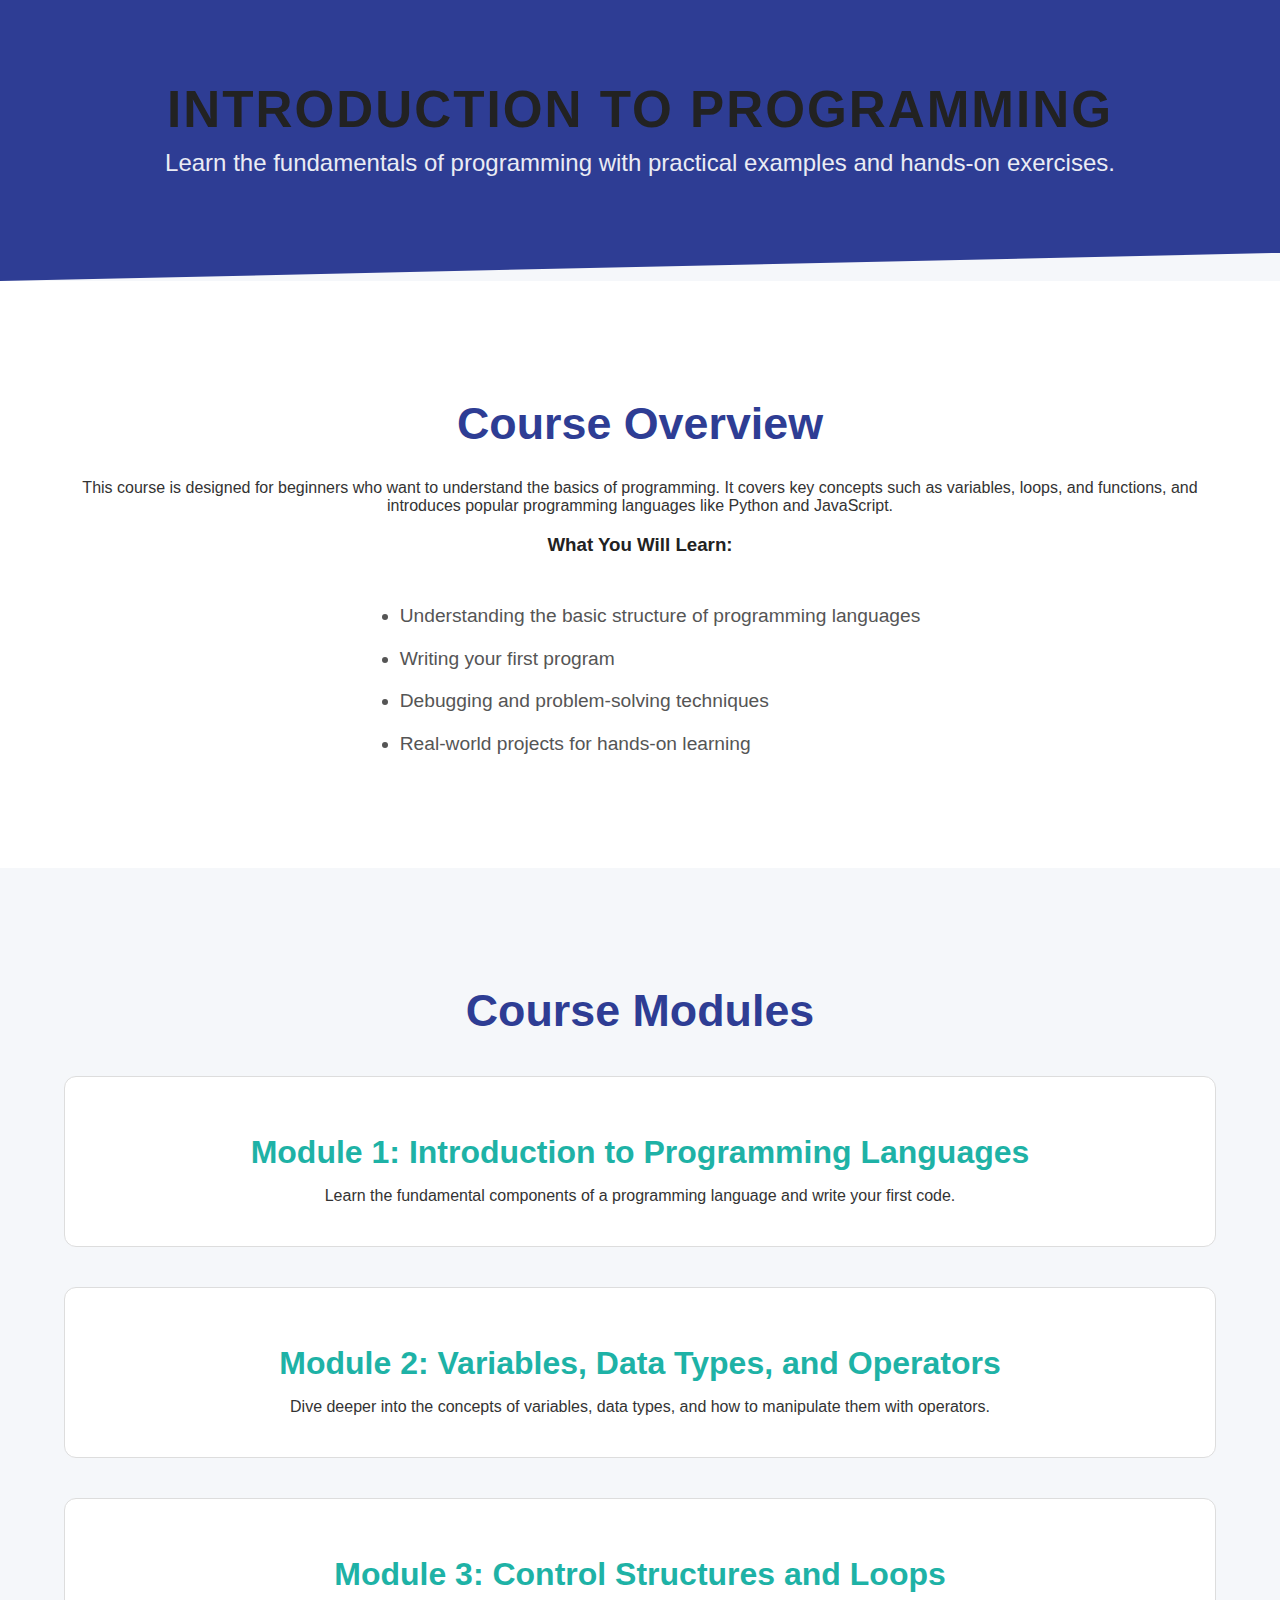
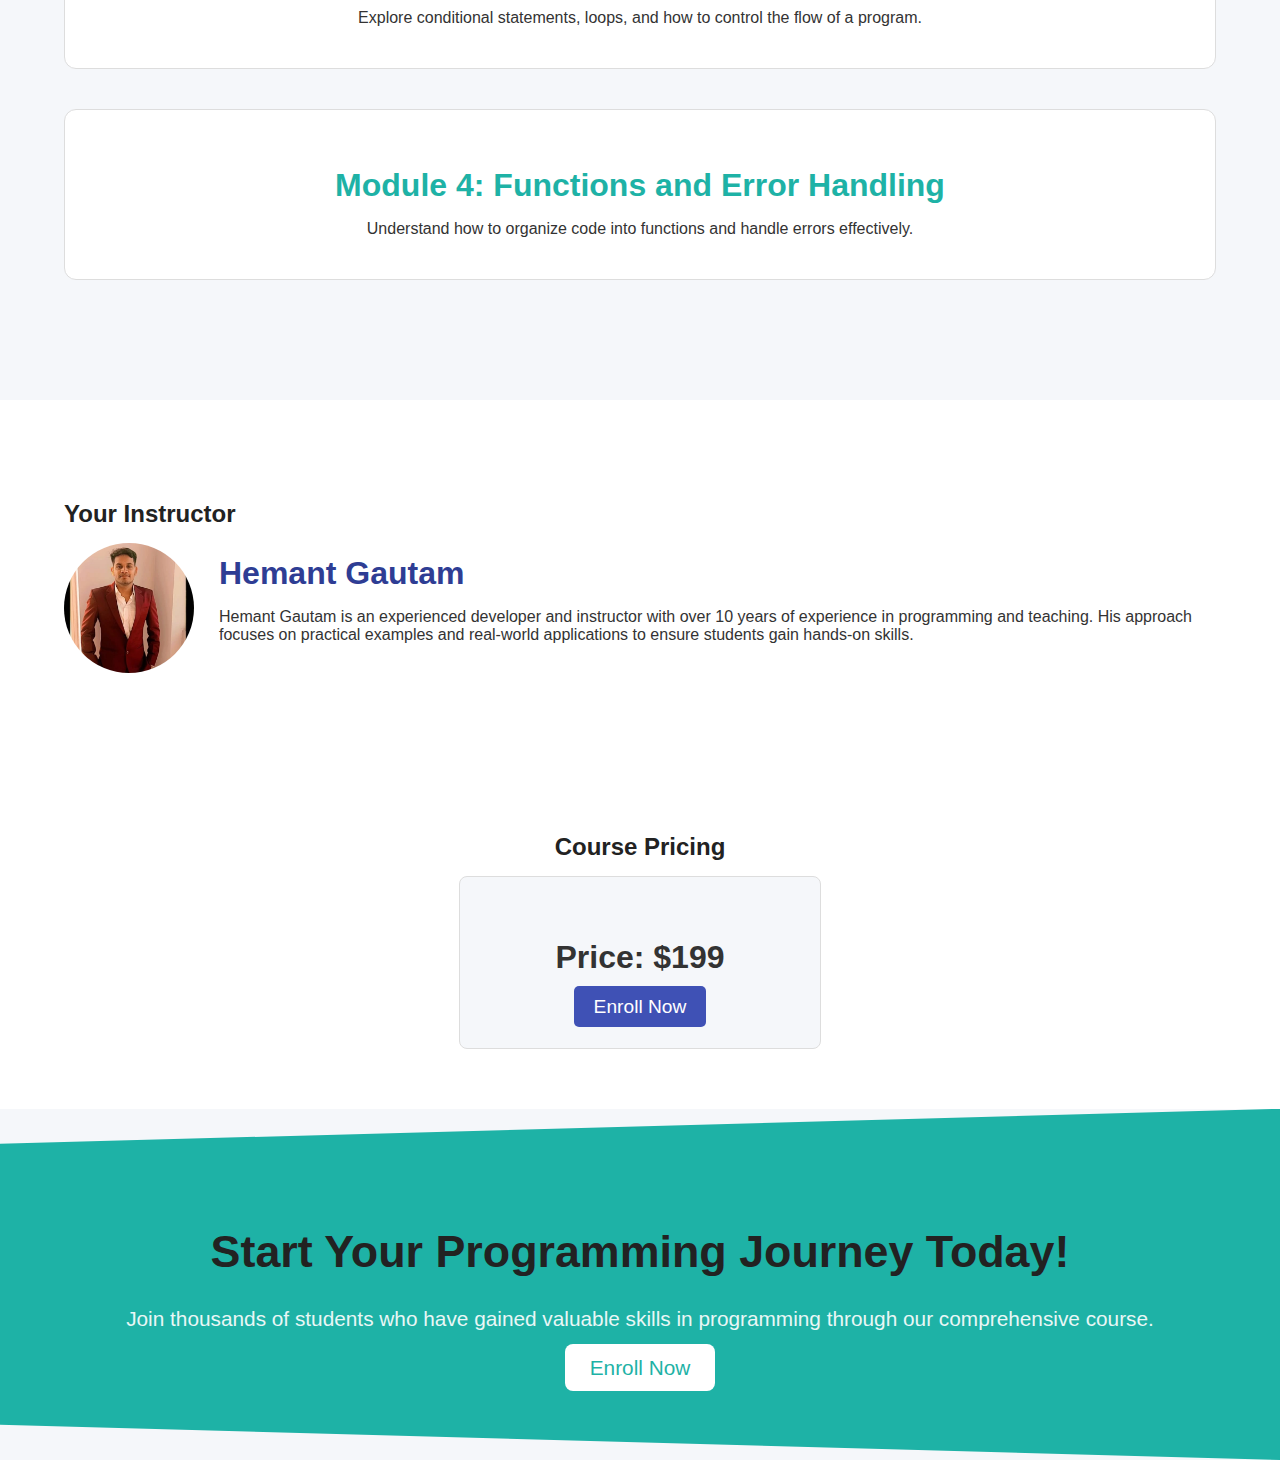
<file: all-courses.html>
<!DOCTYPE html>
<html lang="en">
<head>
    <meta charset="UTF-8">
    <meta name="viewport" content="width=device-width, initial-scale=1.0">
    <title>Course Details - NT Education</title>
    <link rel="stylesheet" href="all-courses.css">
</head>
<body>
    <!-- Course Page Container -->
    <div class="course-page">

        <!-- Course Header Section -->
        <section class="course-header">
            <div class="container">
                <h1>Introduction to Programming</h1>
                <p>Learn the fundamentals of programming with practical examples and hands-on exercises.</p>
            </div>
        </section>

        <!-- Course Description Section -->
        <section class="course-description">
            <div class="container">
                <h2>Course Overview</h2>
                <p>This course is designed for beginners who want to understand the basics of programming. It covers key concepts such as variables, loops, and functions, and introduces popular programming languages like Python and JavaScript.</p>
                <h3>What You Will Learn:</h3>
                <ul>
                    <li>Understanding the basic structure of programming languages</li>
                    <li>Writing your first program</li>
                    <li>Debugging and problem-solving techniques</li>
                    <li>Real-world projects for hands-on learning</li>
                </ul>
            </div>
        </section>

        <!-- Course Modules Section -->
        <section class="course-modules">
            <div class="container">
                <h2>Course Modules</h2>
                <div class="module">
                    <h3>Module 1: Introduction to Programming Languages</h3>
                    <p>Learn the fundamental components of a programming language and write your first code.</p>
                </div>
                <div class="module">
                    <h3>Module 2: Variables, Data Types, and Operators</h3>
                    <p>Dive deeper into the concepts of variables, data types, and how to manipulate them with operators.</p>
                </div>
                <div class="module">
                    <h3>Module 3: Control Structures and Loops</h3>
                    <p>Explore conditional statements, loops, and how to control the flow of a program.</p>
                </div>
                <div class="module">
                    <h3>Module 4: Functions and Error Handling</h3>
                    <p>Understand how to organize code into functions and handle errors effectively.</p>
                </div>
            </div>
        </section>

        <!-- Instructor Info Section -->
        <section class="instructor-info">
            <div class="container">
                <h2>Your Instructor</h2>
                <div class="instructor-profile">
                    <img src="./img/hemant.jpg" alt="Instructor Image">
                    <div class="instructor-details">
                        <h3>Hemant Gautam</h3>
                        <p>Hemant Gautam is an experienced developer and instructor with over 10 years of experience in programming and teaching. His approach focuses on practical examples and real-world applications to ensure students gain hands-on skills.</p>
                    </div>
                </div>
            </div>
        </section>

        <!-- Pricing Section -->
        <section class="course-pricing">
            <div class="container">
                <h2>Course Pricing</h2>
                <div class="pricing-box">
                    <h3>Price: $199</h3>
                    <a href="#" class="enroll-btn">Enroll Now</a>
                </div>
            </div>
        </section>

        <!-- CTA Section -->
        <section class="course-cta">
            <div class="container">
                <h2>Start Your Programming Journey Today!</h2>
                <p>Join thousands of students who have gained valuable skills in programming through our comprehensive course.</p>
                <a href="#" class="cta-enroll-btn">Enroll Now</a>
            </div>
        </section>

    </div>
</body>
</html>
</file>
<file: all-courses.css>
/* General Styles */
body {
    font-family: 'Poppins', sans-serif;
    margin: 0;
    padding: 0;
    background-color: #f5f7fa;
    color: #333;
}

h1, h2, h3 {
    color: #222;
    margin-bottom: 15px;
}

.container {
    width: 90%;
    margin: 0 auto;
}

/* Course Header Section */
.course-header {
    background-color: #2e3d94;
    color: #fff;
    padding: 80px 0;
    text-align: center;
    clip-path: polygon(0 0, 100% 0, 100% 90%, 0% 100%);
    animation: slideDown 1s ease;
}

.course-header h1 {
    font-size: 3.2rem;
    font-weight: 700;
    margin: 0;
    text-transform: uppercase;
    letter-spacing: 2px;
}

.course-header p {
    font-size: 1.5rem;
    margin-top: 10px;
    opacity: 0.9;
    font-weight: 300;
}

/* Course Description Section */
.course-description {
    padding: 80px 0;
    background-color: #ffffff;
    text-align: center;
    animation: fadeIn 1.5s ease-in-out;
}

.course-description h2 {
    font-size: 2.8rem;
    margin-bottom: 30px;
    color: #2e3d94;
    font-weight: 600;
}

.course-description ul {
    display: inline-block;
    text-align: left;
    margin-top: 30px;
}

.course-description ul li {
    margin-bottom: 12px;
    font-size: 1.2rem;
    color: #555;
    line-height: 1.6;
}

/* Course Modules Section */
.course-modules {
    padding: 80px 0;
    background-color: #f5f7fa;
    text-align: center;
}

.course-modules h2 {
    font-size: 2.8rem;
    margin-bottom: 40px;
    color: #2e3d94;
    font-weight: 600;
    animation: fadeIn 1.5s ease;
}

.module {
    margin-bottom: 40px;
    background: #ffffff;
    padding: 25px;
    border-radius: 12px;
    border: 1px solid #ddd;
    transition: transform 0.3s ease, box-shadow 0.3s ease;
}

.module:hover {
    transform: none;
    box-shadow: none;
}

.module h3 {
    font-size: 2rem;
    color: #1eb2a6;
    margin-bottom: 15px;
    transition: color 0.3s ease;
}

/* Instructor Info Section */
.instructor-info {
    padding: 80px 0;
    background-color: #fff;
    animation: fadeInUp 1.5s ease;
}

.instructor-profile {
    display: flex;
    align-items: center;
    gap: 25px;
    justify-content: center;
}

.instructor-profile img {
    width: 130px;
    height: 130px;
    border-radius: 50%;
    object-fit: cover;
    transition: transform 0.3s ease;
}

.instructor-profile img:hover {
    transform: scale(1.1);
}

.instructor-details h3 {
    margin: 0;
    font-size: 2rem;
    color: #2e3d94;
    transition: color 0.3s ease;
}

.instructor-details h3:hover {
    color: #1eb2a6;
}

/* Pricing Section */
.course-pricing {
    padding: 60px 0;
    background-color: #ffffff;
    text-align: center;
    animation: fadeIn 1.5s ease;
}

.pricing-box {
    background-color: #f5f7fa;
    color: #333;
    padding: 30px;
    border-radius: 8px;
    display: inline-block;
    box-shadow: none;
    width: 300px;
    border: 1px solid #ddd;
    transition: background-color 0.3s ease, transform 0.3s ease;
}

.pricing-box:hover {
    background-color: #f0f0f0;
    transform: none;
}

.pricing-box h3 {
    font-size: 2rem;
    margin-bottom: 20px;
    font-weight: 600;
    color: #333;
}

.enroll-btn {
    background-color: #3F51B5; /* Indigo color */
    color: #fff;
    padding: 10px 20px;
    border-radius: 5px;
    text-decoration: none;
    font-size: 1.2rem;
    transition: background-color 0.3s ease;
}

.enroll-btn:hover {
    background-color: #2e3d94;
}

/* CTA Section */
.course-cta {
    padding: 80px 0;
    background-color: #1eb2a6;
    color: #fff;
    text-align: center;
    clip-path: polygon(0 10%, 100% 0, 100% 100%, 0% 90%);
    animation: slideUp 1.5s ease-in-out;
}

.course-cta h2 {
    font-size: 2.8rem;
    margin-bottom: 30px;
}

.course-cta p {
    font-size: 1.3rem;
    margin: 25px 0;
    opacity: 0.9;
}

.cta-enroll-btn {
    background-color: #fff;
    color: #1eb2a6;
    padding: 12px 25px;
    border-radius: 8px;
    text-decoration: none;
    font-size: 1.3rem;
    transition: background-color 0.3s ease, color 0.3s ease;
}

.cta-enroll-btn:hover {
    background-color: #169e8f;
    color: #fff;
}

/* Animations */
@keyframes slideDown {
    from {
        transform: translateY(-100%);
        opacity: 0;
    }
    to {
        transform: translateY(0);
        opacity: 1;
    }
}

@keyframes fadeIn {
    from {
        opacity: 0;
    }
    to {
        opacity: 1;
    }
}

@keyframes fadeInUp {
    from {
        transform: translateY(50px);
        opacity: 0;
    }
    to {
        transform: translateY(0);
        opacity: 1;
    }
}

@keyframes slideUp {
    from {
        transform: translateY(100%);
        opacity: 0;
    }
    to {
        transform: translateY(0);
        opacity: 1;
    }
}

/* Media Queries */
@media (max-width: 768px) {
    .instructor-profile {
        flex-direction: column;
        text-align: center;
    }

    .pricing-box {
        width: 100%;
    }
}
</file>
